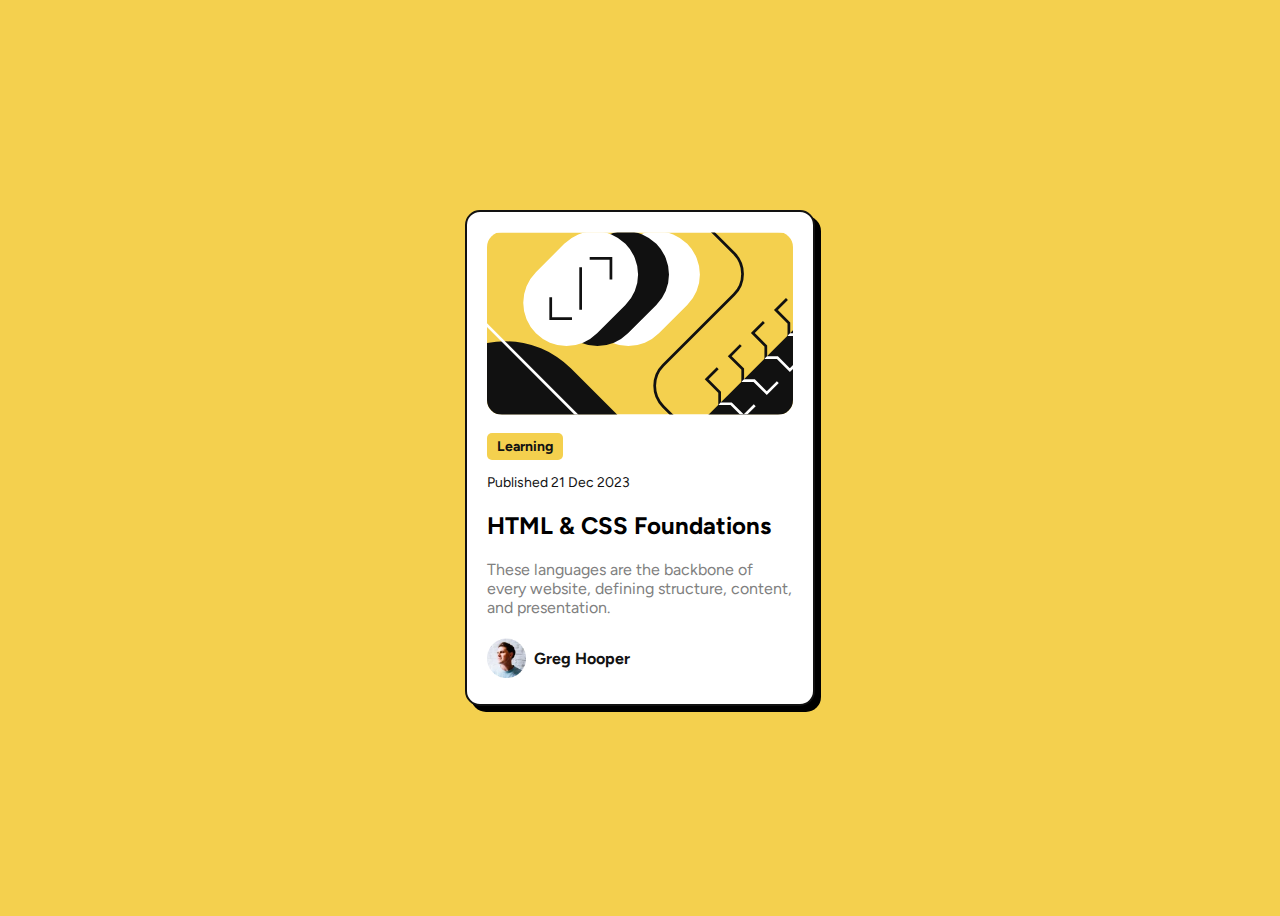
<file: 1-blog-preview-card/index.html>
<!DOCTYPE html>
<html lang="en">
  <head>
    <meta charset="UTF-8" />
    <meta name="viewport" content="width=device-width, initial-scale=1.0" />
    <link rel="stylesheet" href="./index.css" />
    <link
      rel="icon"
      type="image/png"
      sizes="32x32"
      href="./assets/images/favicon-32x32.png"
    />

    <title>Frontend Mentor | Blog preview card</title>
  </head>
  <body>
    <div class="container">
      <div class="card">
        <img
          src="./assets/images/illustration-article.svg"
          alt="Hero image"
          class="hero"
        />
        <p class="post-topic" href="#">Learning</p>
        <p class="post-published">Published 21 Dec 2023</p>
        <a class="post-title" href="#"><h2>HTML & CSS Foundations</h2></a>
        <p class="post-summary">
          These languages are the backbone of every website, defining structure,
          content, and presentation.
        </p>
        <div class="author-info">
          <img
            src="./assets/images/image-avatar.webp"
            alt="Author avatar"
            class="author-avatar"
          />
          <p class="author">Greg Hooper</p>
        </div>
      </div>
    </div>
  </body>
</html>
</file>
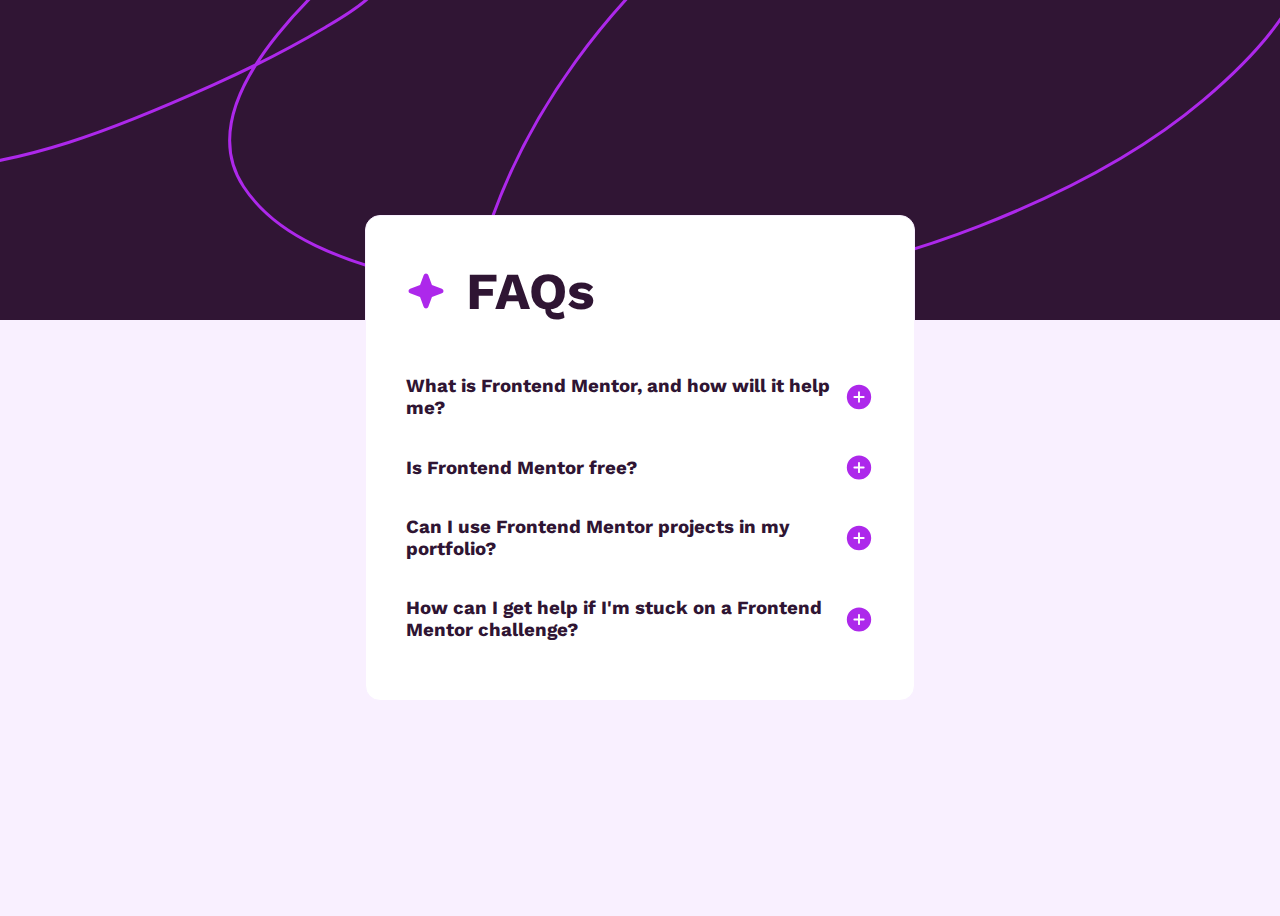
<file: 1-faq-accordion/index.html>
<!DOCTYPE html>
<html lang="en">
  <head>
    <meta charset="UTF-8" />
    <meta name="viewport" content="width=device-width, initial-scale=1.0" />
    <!-- displays site properly based on user's device -->

    <link
      rel="icon"
      type="image/png"
      sizes="32x32"
      href="./assets/images/favicon-32x32.png"
    />

    <title>Frontend Mentor | FAQ accordion</title>

    <link rel="stylesheet" href="index.css" />
  </head>
  <body>
    <div class="faq-container">
      <header>
        <img src="./assets/images/icon-star.svg" alt="star icon" />
        <h1>FAQs</h1>
      </header>
      <div class="faq-questions">
        <div class="faq-item">
          <div class="faq-question">
            <h3>What is Frontend Mentor, and how will it help me?</h3>
            <img src="./assets/images/icon-plus.svg" alt="plus icon" />
          </div>
          <p class="faq-answer">
            Frontend Mentor offers realistic coding challenges to help
            developers improve their frontend coding skills with projects in
            HTML, CSS, and JavaScript. It's suitable for all levels and ideal
            for portfolio building.
          </p>
        </div>

        <div class="faq-item">
          <div class="faq-question">
            <h3>Is Frontend Mentor free?</h3>
            <img src="./assets/images/icon-plus.svg" alt="plus icon" />
          </div>
          <p class="faq-answer">
            Yes, Frontend Mentor offers both free and premium coding challenges,
            with the free option providing access to a range of projects
            suitable for all skill levels.
          </p>
        </div>

        <div class="faq-item">
          <div class="faq-question">
            <h3>Can I use Frontend Mentor projects in my portfolio?</h3>
            <img src="./assets/images/icon-plus.svg" alt="plus icon" />
          </div>
          <p class="faq-answer">
            Yes, you can use projects completed on Frontend Mentor in your
            portfolio. It's an excellent way to showcase your skills to
            potential employers!
          </p>
        </div>

        <div class="faq-item">
          <div class="faq-question">
            <h3>
              How can I get help if I'm stuck on a Frontend Mentor challenge?
            </h3>
            <img src="./assets/images/icon-plus.svg" alt="plus icon" />
          </div>
          <p class="faq-answer">
            The best place to get help is inside Frontend Mentor's Discord
            community. There's a help channel where you can ask questions and
            seek support from other community members.
          </p>
        </div>
      </div>
    </div>

    <script src="index.js"></script>
  </body>
</html>
</file>
<file: 1-blog-preview-card/index.css>
@font-face {
    font-family: "Figtree";
    src: url('./assets/fonts/Figtree-VariableFont_wght.ttf') format('truetype');
}

@font-face {
    font-family: "Figtree_Italic";
    src: url('./assets/fonts/Figtree-Italic-VariableFont_wght.ttf') format('truetype');
}

body {
    background-color: hsl(47, 88%, 63%);
    font-family: "Figtree";
    color: hsl(0, 0%, 7%);
    overflow-y: hidden;
    overflow-x: hidden;
}

a {
    text-decoration: none;
}

.container {
    display: flex;
    justify-content: center;
    align-items: center;
    height: 100vh;
    width: 100%;
    box-sizing: border-box;
}

.card {
    background-color: white;
    border: 2px solid hsl(0, 0%, 7%);
    border-radius: 15px;
    box-sizing: border-box;
    padding: 20px;
    margin: auto;
    box-shadow: 6px 6px 0 hsl(0, 0%, 0%);
    height: fit-content;
    width: 100%;
    max-width: 350px;
}

.hero {
    border-radius: 15px;
    width: 100%;
    height: auto;
}

.post-topic {
    background-color: hsl(47, 88%, 63%);
    border-radius: 5px;
    padding: 5px 10px;
    font-size: 14px;
    font-weight: bold;
    width: fit-content;
}

.post-published {
    font-size: 14px;
}

.post-title {
    color: black;
    text-decoration: none;
}

.post-title:hover {
    color: hsl(47, 88%, 63%)
}

.post-summary {
    font-size: 16px;
    color: hsl(0, 0%, 50%);
}

.author-info {
    display: flex;
    align-items: center;
}

.author-avatar {
    height: 40px;
}

.author {
    font-weight: bold;
    margin-left: 8px;
}

.attribution {
    font-size: 11px;
    font-weight: bold;
    text-align: center;
    position: fixed;
    bottom: 0;
}

.attribution a {
    color: hsl(228, 45%, 44%);
}
</file>
<file: 1-faq-accordion/index.css>
@font-face {
    font-family: "WorkSans";
    src: url('./assets/fonts/WorkSans-VariableFont_wght.ttf') format('truetype');
}

@font-face {
    font-family: "WorkSans_Italic";
    src: url('./assets/fonts/WorkSans-Italic-VariableFont_wght.ttf') format('truetype');
}

* {
    box-sizing: border-box;
}

body {
    font-family: "WorkSans";
    height: 100vh;
    display: flex;
    align-items: center;
    justify-content: center;
    overflow-y: hidden;
    overflow-x: hidden;
    background-image: url('./assets/images/background-pattern-mobile.svg');
    background-position: center top;
    background-repeat: no-repeat;
    background-attachment: fixed;
    background-size: 100vw auto;
    background-color: hsl(275, 100%, 97%);

    @media screen and (min-width: 400px) {
        background-image: url('./assets/images/background-pattern-desktop.svg');
        background-position: center top;
        background-repeat: no-repeat;
        background-attachment: fixed;
        background-size: auto;
        background-color: hsl(275, 100%, 97%);
    }
}

.faq-container {
    width: 100%;
    max-width: 550px;
    min-height: 400px;
    border: 1px solid hsl(275, 100%, 97%);
    border-radius: 15px;
    padding: 10px 10px 10px 10px;
    background-color: white;

    @media screen and (min-width: 500px) {

        padding: 10px 40px 40px 40px;
    }
}

header {
    display: flex;
}

header h1 {
    color: hsl(292, 42%, 14%);

    @media screen and (min-width: 500px) {
        font-size: 52px;
    }
}

header img {
    margin-right: 20px;
}

.faq-questions {
    display: flex;
    flex-direction: column;
    justify-content: center;

}

.faq-question {
    color: hsl(292, 42%, 14%);
    width: 100%;
    display: flex;
    justify-content: space-between;
    gap: 10px;
    font-weight: bold;
}

.faq-question:hover {
    color: hsl(292, 100%, 41%);
    cursor: pointer;
}

.faq-answer {
    display: none;
    color: hsl(292, 16%, 49%);
    line-height: 22px;
}
</file>
